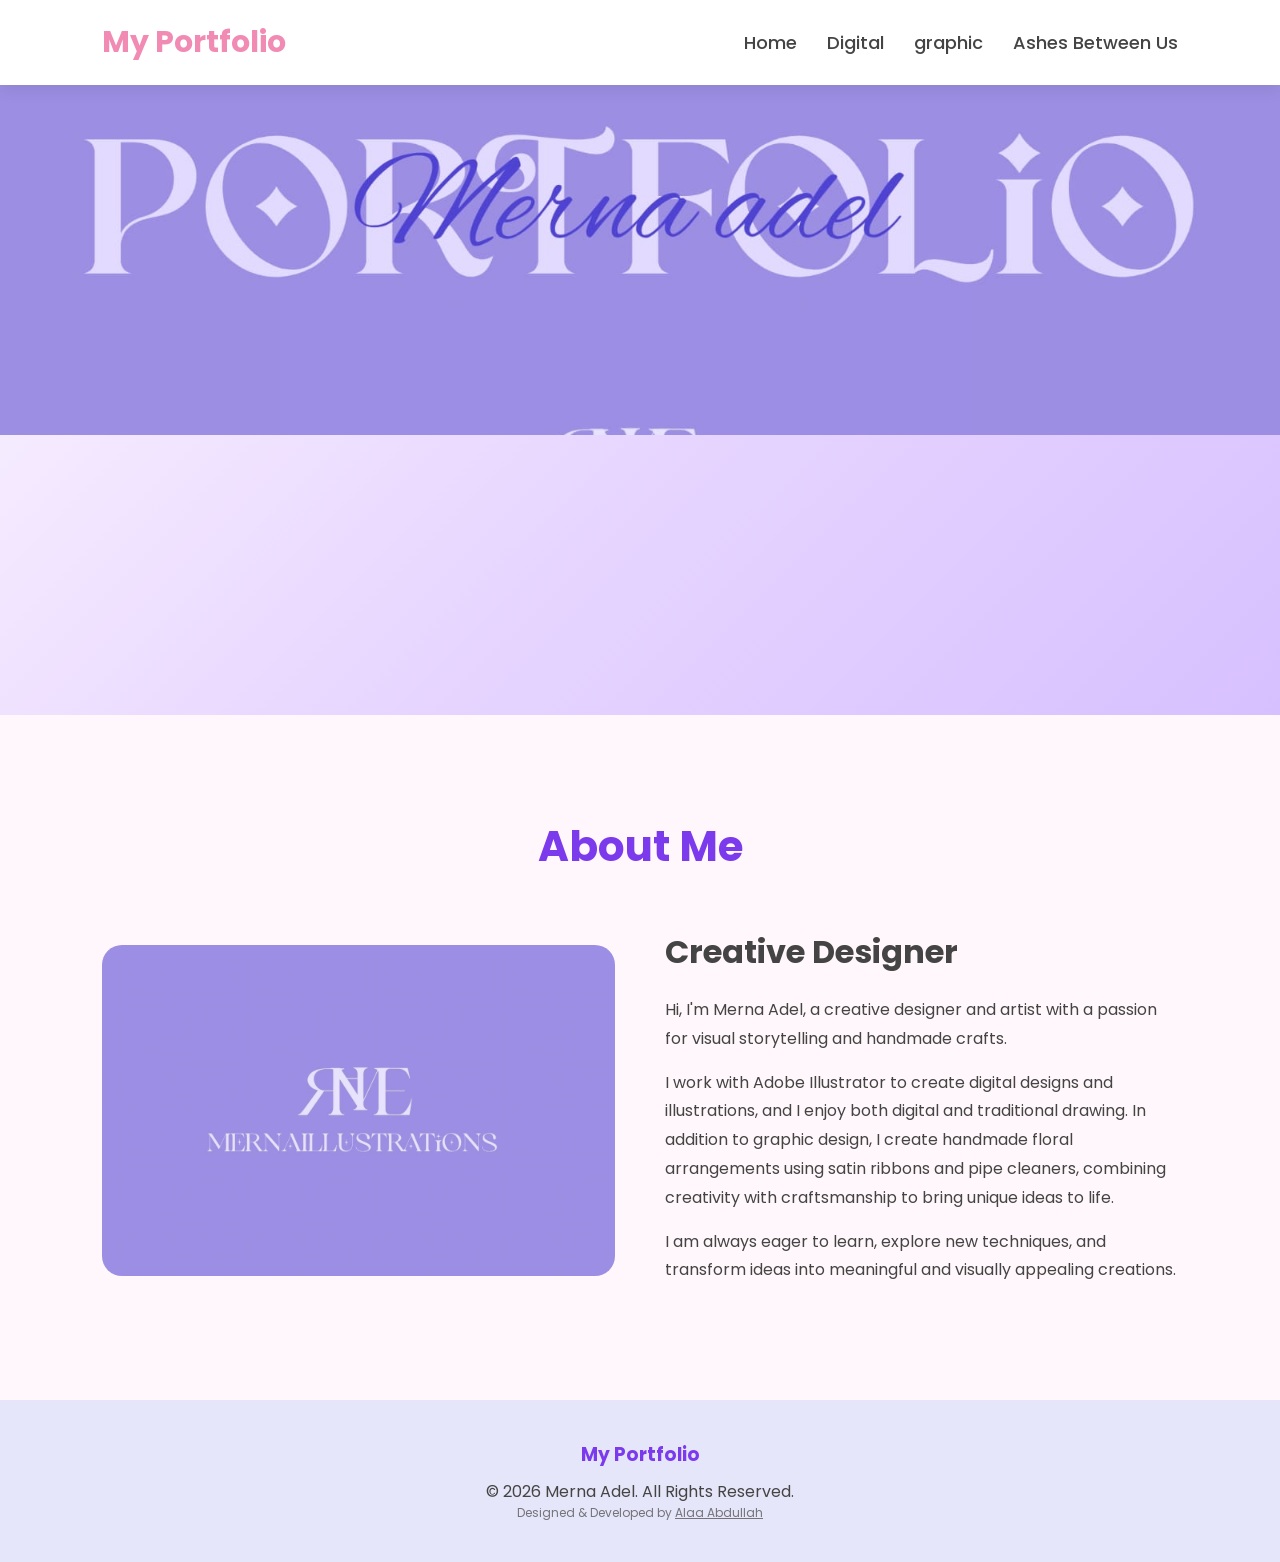
<file: index.html>
<!DOCTYPE html>
<html lang="en">
<head>
    <meta charset="UTF-8">
    <meta name="viewport" content="width=device-width, initial-scale=1.0">
    <title>Lavender Portfolio</title>

    <link rel="stylesheet" href="style.css" >
</head>
<body>


    <!-- Navbar -->
    <nav class="navbar">
        <div class="logo">My Portfolio</div>

        <ul class="nav-links">
            <li><a href="index.html">Home</a></li>
            <li><a href="digital.html">Digital</a></li>
            <li><a href="graphic.html">graphic</a></li>
            <li><a href="Ashes-Between-Us.html">Ashes Between Us</a></li>
            
        </ul>
    </nav>

    <!-- Hero Section -->
    <section class="hero">


        <div class="hero-content">
          <img src="img/portfolio.jpeg" alt="صورة رئيسية" class="hero-image">

            
        </div>

    </section>

    <!-- About Section -->
    <section class="about">

        <h2>About Me</h2>

        <div class="about-container">

            <div class="about-image">
                <img src="img/about.jpg" alt="About">
            </div>

            <div class="about-text">

                <h3>Creative Designer</h3>

                <p>
                    Hi, I'm Merna Adel, a creative designer and artist with a passion for visual storytelling and handmade crafts.

                </p>

                <p>
I work with Adobe Illustrator to create digital designs and illustrations, and I enjoy both digital and traditional drawing. In addition to graphic design, I create handmade floral arrangements using satin ribbons and pipe cleaners, combining creativity with craftsmanship to bring unique ideas to life.
                </p>

                <p>
                

I am always eager to learn, explore new techniques, and transform ideas into meaningful and visually appealing creations.
                </p>

            </div>

        </div>

    

    </section>

    <!-- Footer -->

    <footer>

        <h3>My Portfolio</h3>

       <p>© 2026 Merna Adel. All Rights Reserved.</p>
<p style="font-size: 12px; opacity: 0.7;">
   Designed & Developed by <a href="https://github.com/alaaabdullah037-jpg" target="_blank" style="text-decoration: underline; color: inherit;">Alaa Abdullah</a>
</p>
    </footer>

    <script src="digital.js"></script>

</body>
</html>
</file>
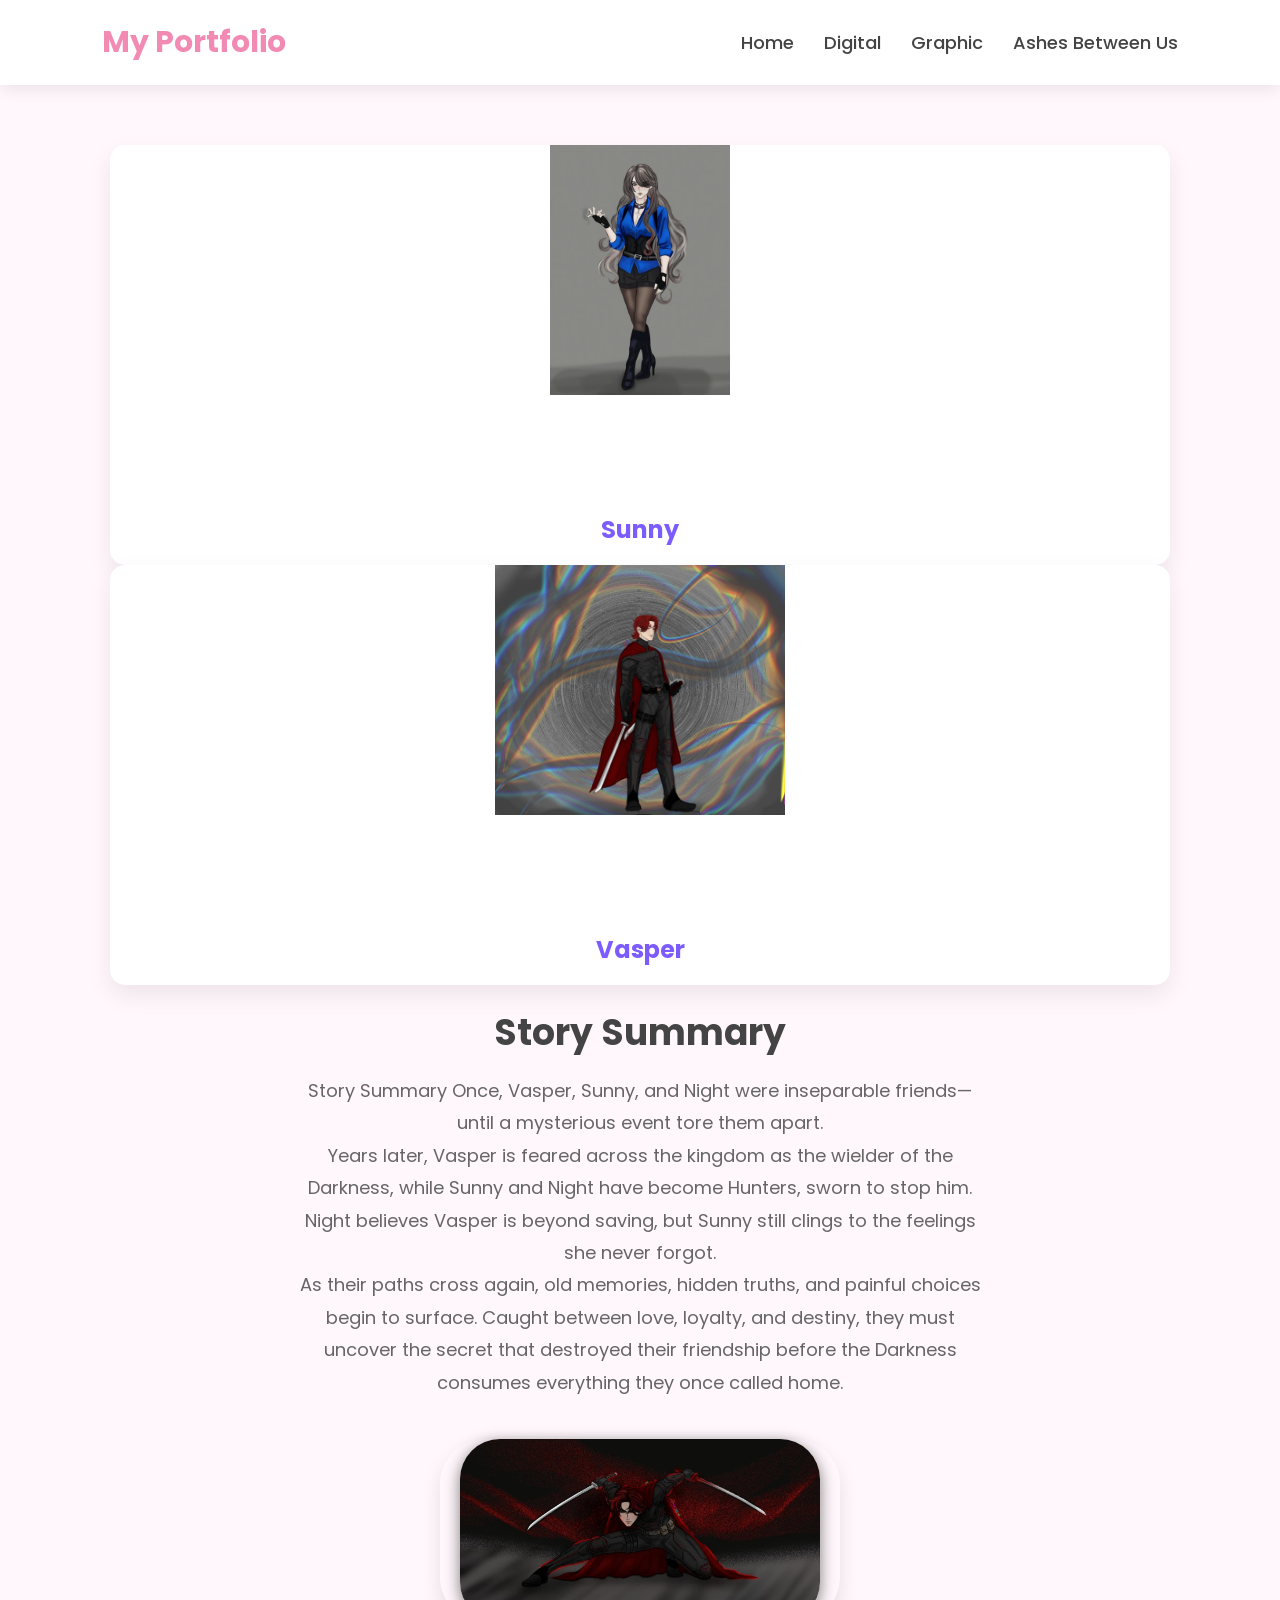
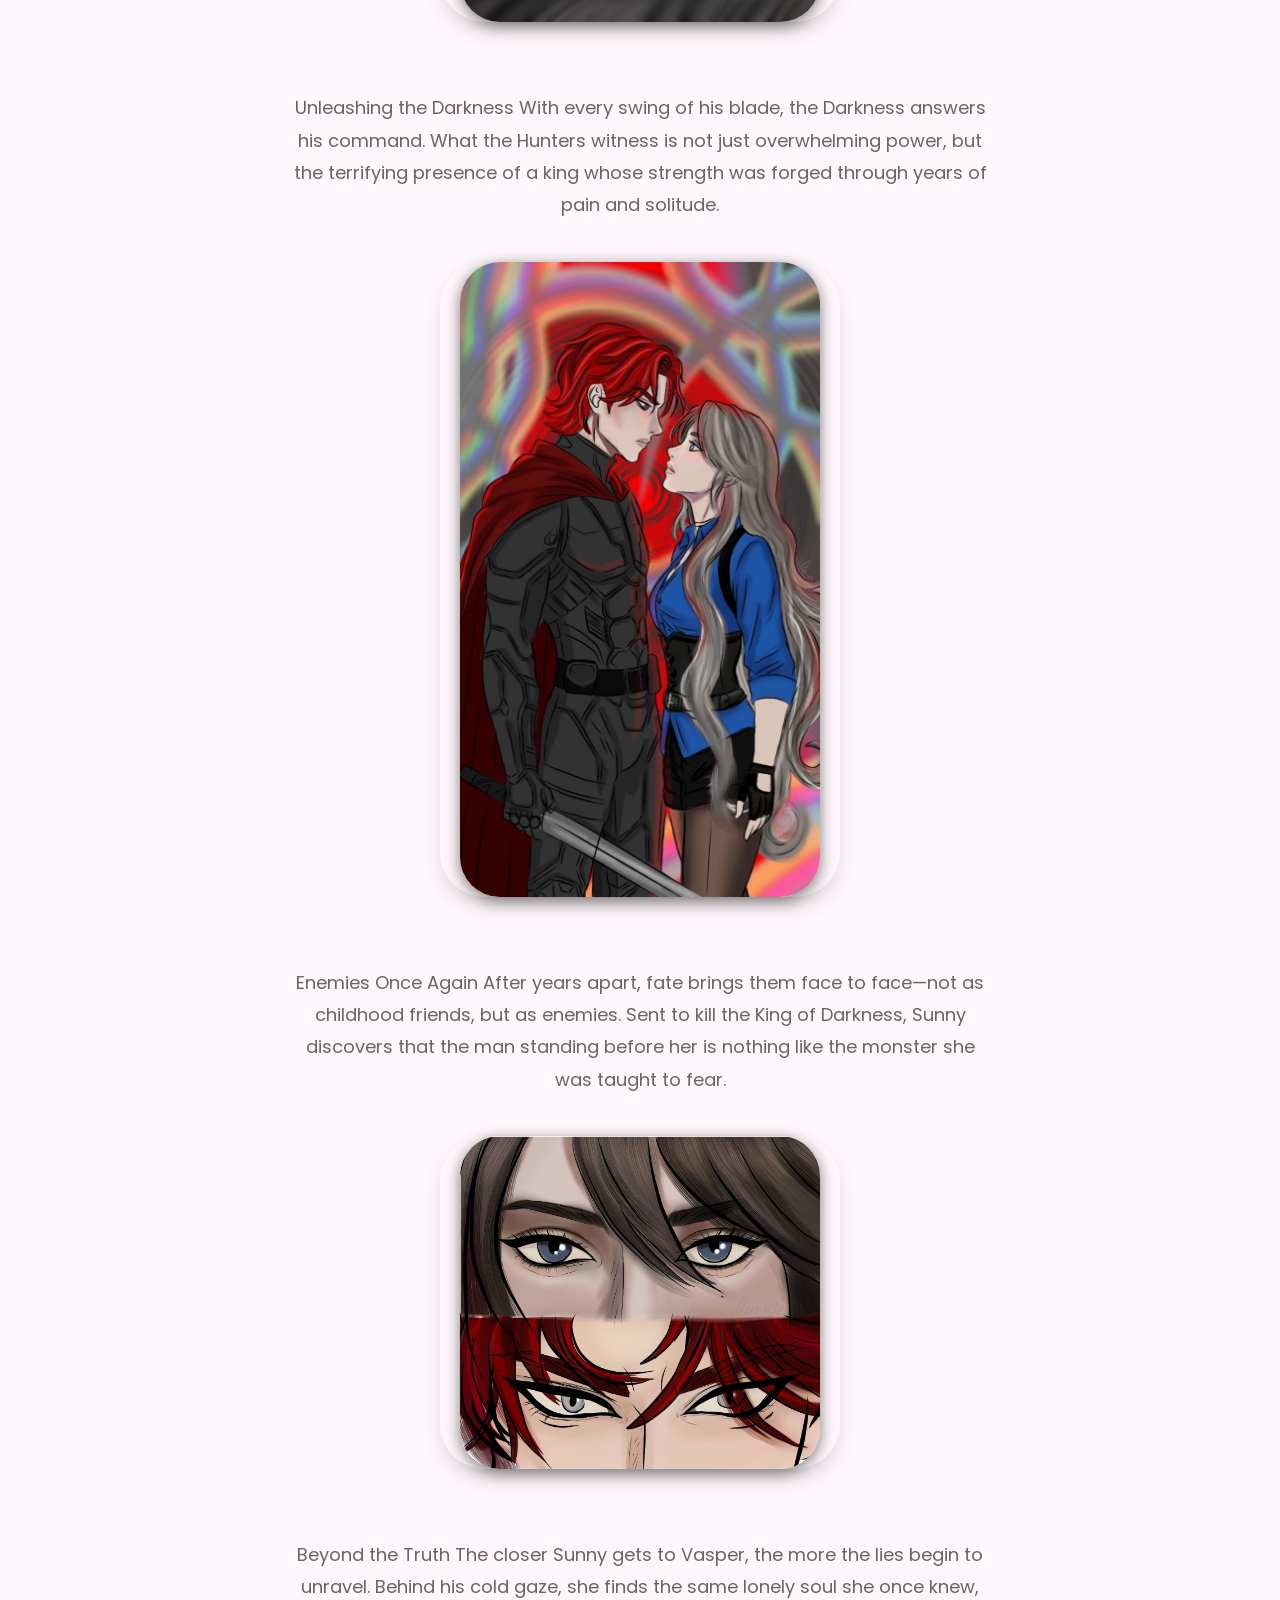
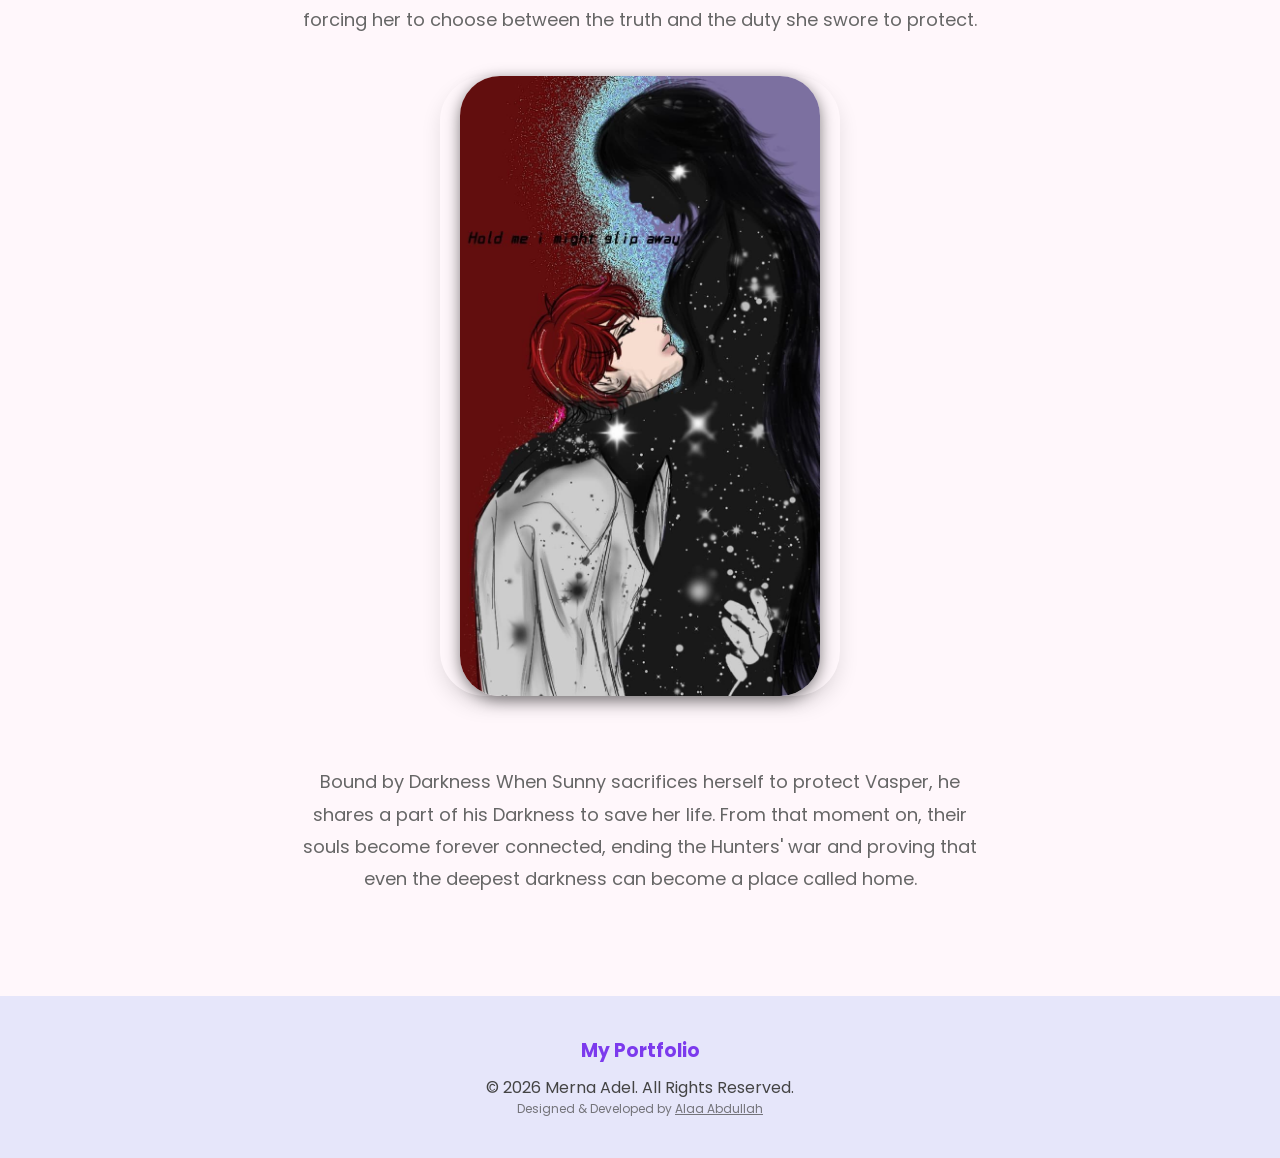
<file: Ashes-Between-Us.html>
<!DOCTYPE html>
<html lang="en">
<head>
<meta charset="UTF-8">
<meta name="viewport" content="width=device-width, initial-scale=1.0">
<title>Contact</title>

<link rel="stylesheet" href="style.css">
</head>
<body>

<nav class="navbar">

    <div class="logo">My Portfolio</div>

    <ul class="nav-links">
        <li><a href="index.html">Home</a></li>
        <li><a href="digital.html">Digital</a></li>
        <li><a href="graphic.html">Graphic</a></li>
        <li><a href="Ashes-Between-Us.html">Ashes Between Us</a></li>
        
    </ul>

</nav>



<section class="story">

    <!-- أول 3 صور -->
  
   

    <div class="card">
        <img src="img/sunny.jpg" alt="">
        <h3>Sunny</h3>
    </div>

    <div class="card">
        <img src="img/vasper.jpg" alt="">
        <h3>Vasper</h3>
    </div>

</div>

</div>

    <!-- أول جزء -->
    <div class="story-content">
        <h2>Story Summary</h2>
        <p>
            Story Summary

Once, Vasper, Sunny, and Night were inseparable friends—until a mysterious event tore them apart.
        </p>
        <p>

Years later, Vasper is feared across the kingdom as the wielder of the Darkness, while Sunny and Night have become Hunters, sworn to stop him. Night believes Vasper is beyond saving, but Sunny still clings to the feelings she never forgot.

        </p>

        <p>
As their paths cross again, old memories, hidden truths, and painful choices begin to surface. Caught between love, loyalty, and destiny, they must uncover the secret that destroyed their friendship before the Darkness consumes everything they once called home.</p>
    </div>






    <div class="story-image">
        <img src="img/sief.jpg" alt="">
    </div>

    <!-- الجزء الثاني -->
    <div class="story-content">
       
        <p>
            Unleashing the Darkness
With every swing of his blade, the Darkness answers his command. What the Hunters witness is not just overwhelming power, but the terrifying presence of a king whose strength was forged through years of pain and solitude.
        </p>    
</div>

<div class="story-image">
        <img src="img/two.jpg" alt="">
    </div>

    <!-- الجزء الثاني -->
    <div class="story-content">
       
        <p>
            Enemies Once Again
After years apart, fate brings them face to face—not as childhood friends, but as enemies. Sent to kill the King of Darkness, Sunny discovers that the man standing before her is nothing like the monster she was taught to fear.
        </p>
</div>



   <div class="story-image">
        <img src="img/eyes.jpg" alt="">
    </div>

    <!-- الجزء الثاني -->
    <div class="story-content">
<p>Beyond the Truth
The closer Sunny gets to Vasper, the more the lies begin to unravel. Behind his cold gaze, she finds the same lonely soul she once knew, forcing her to choose between the truth and the duty she swore to protect.
</p>
</div>






<div class="story-image">
        <img src="img/stares.jpg" alt="">
    </div>

    <!-- الجزء الثاني -->
    <div class="story-content">
        
        <p>Bound by Darkness
When Sunny sacrifices herself to protect Vasper, he shares a part of his Darkness to save her life. From that moment on, their souls become forever connected, ending the Hunters' war and proving that even the deepest darkness can become a place called home.
        </p>
    </div>



</section>


<footer>

        <h3>My Portfolio</h3>

       <p>© 2026 Merna Adel. All Rights Reserved.</p>
<p style="font-size: 12px; opacity: 0.7;">
   Designed & Developed by <a href="https://github.com/alaaabdullah037-jpg" target="_blank" style="text-decoration: underline; color: inherit;">Alaa Abdullah</a>
</p>
    </footer>

    <script src="digital.js"></script>


</body>
</html>
</file>
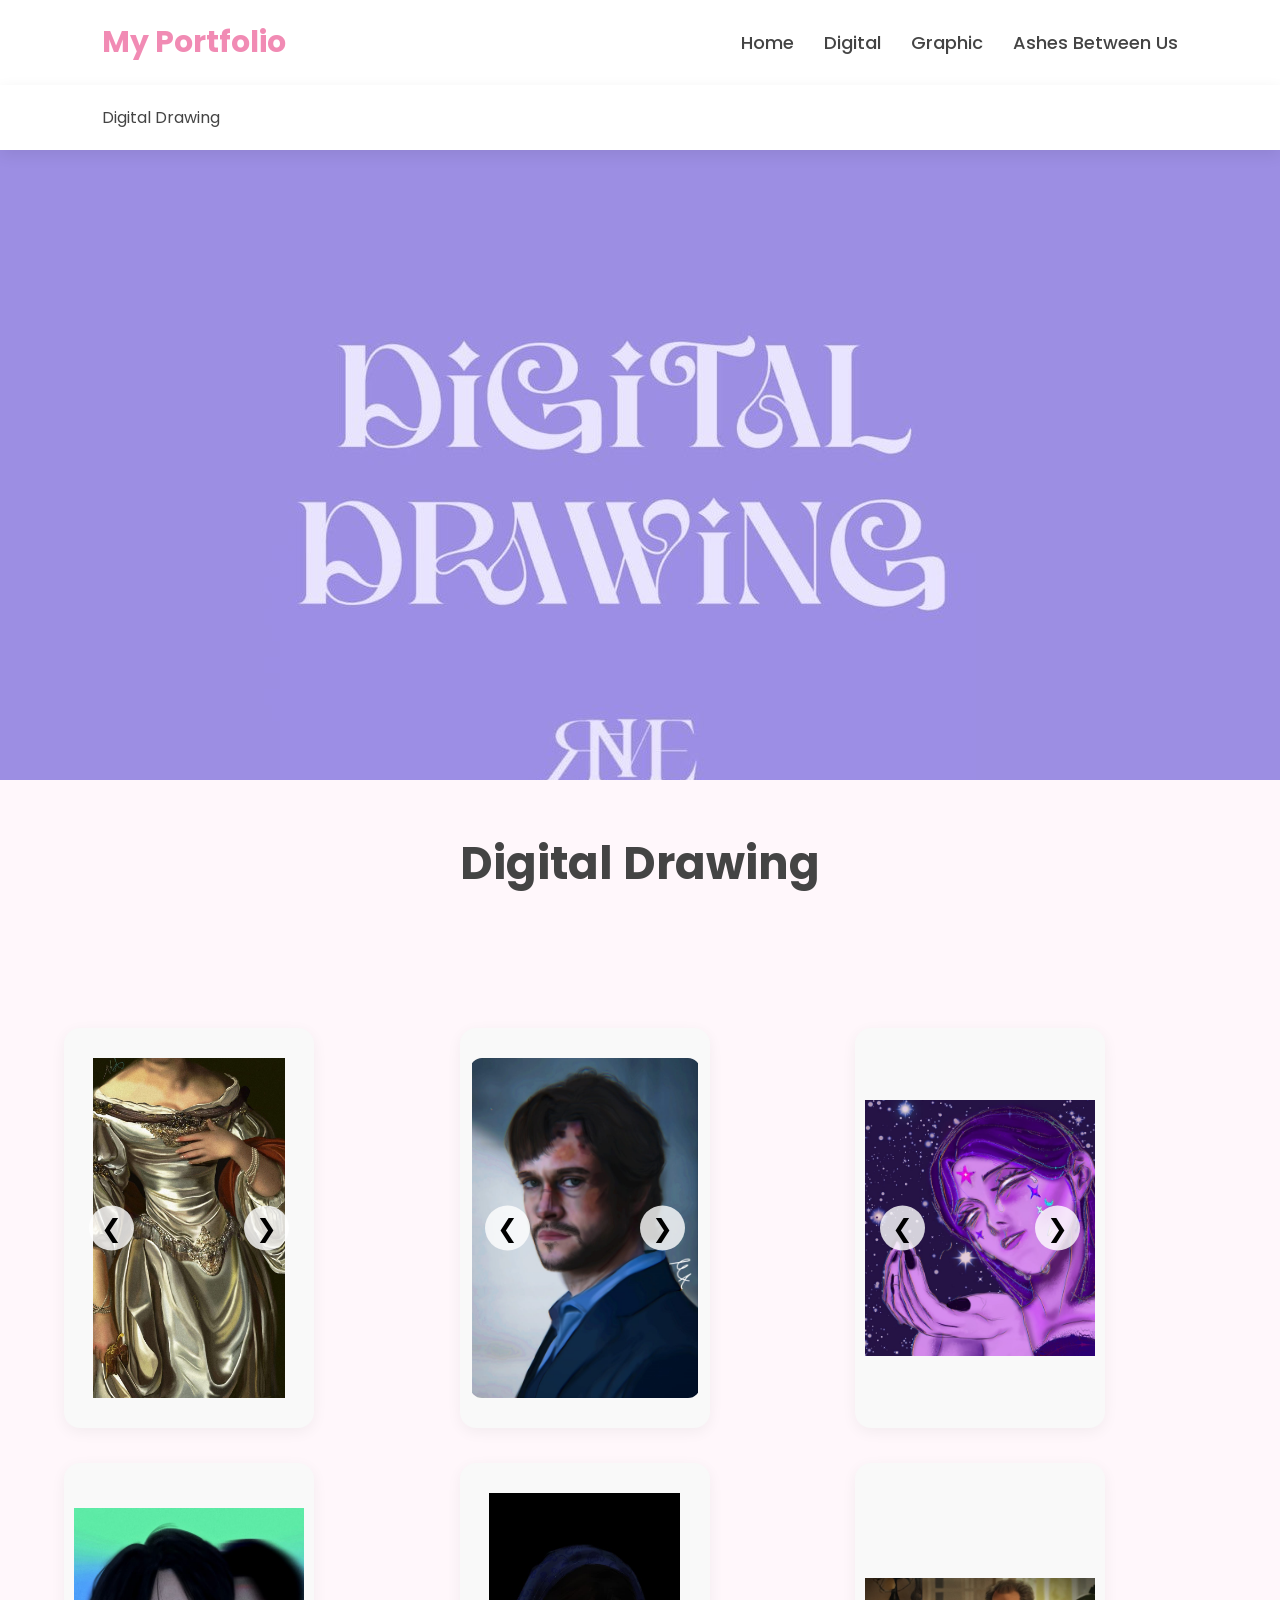
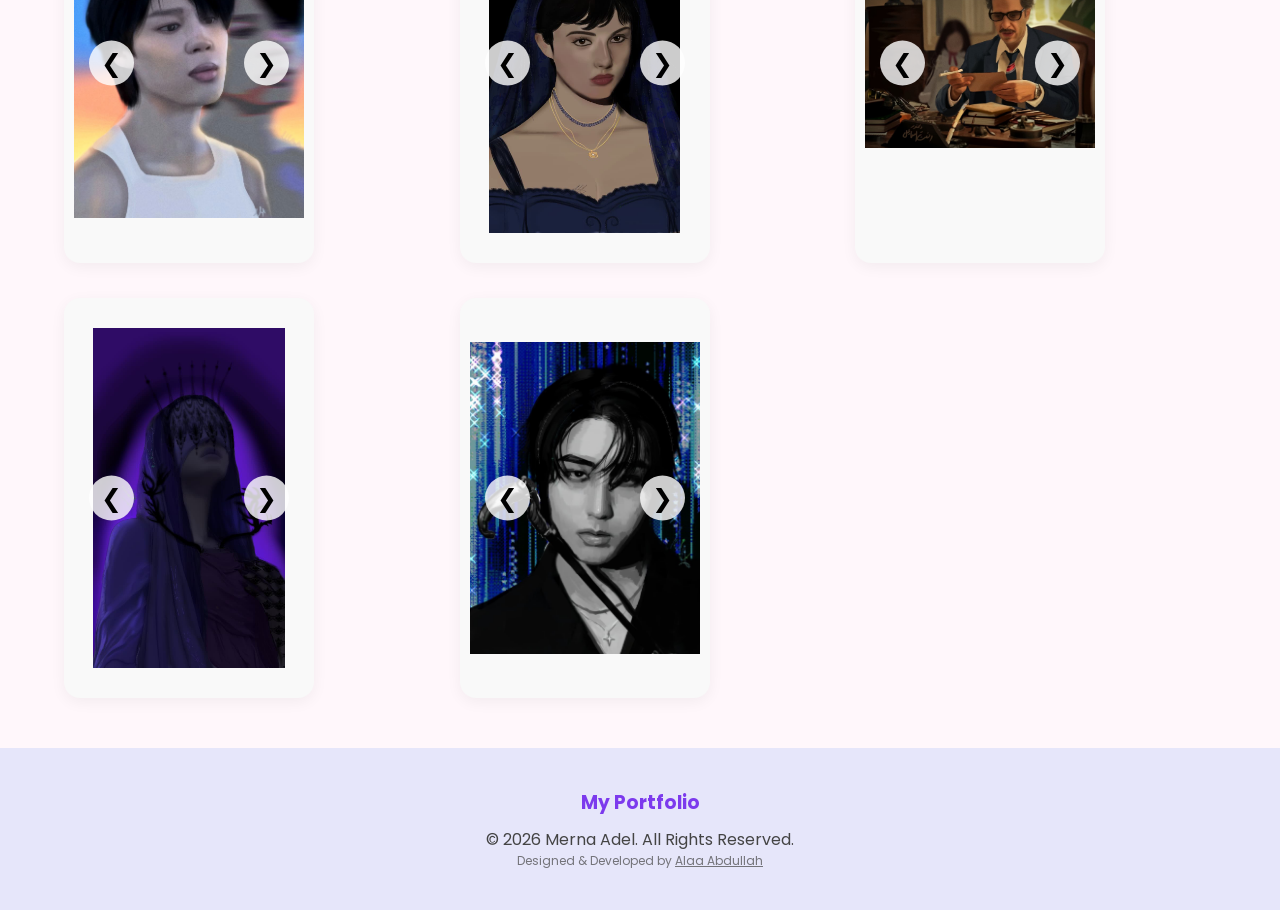
<file: digital.html>
<!DOCTYPE html>
<html lang="en">

<head>

    <meta charset="UTF-8">
    <meta name="viewport" content="width=device-width, initial-scale=1.0">

    <title>Products</title>

    <link rel="stylesheet" href="style.css">

</head>

<body>

    <nav class="navbar">

        <div class="logo">My Portfolio</div>

        <ul class="nav-links">

            <li><a href="index.html">Home</a></li>
            <li><a href="digital.html">Digital</a></li>
            <li><a href="graphic.html">Graphic</a></li>
            <li><a href="Ashes-Between-Us.html">Ashes Between Us</a></li>
            

        </ul>

    </nav>


<div class="navbar"> Digital Drawing </div>

<div class="hero-section">
    <img src="img/digital.jpg" class="hero-image" >
</div>

<div class="products-page">
    <h1>Digital Drawing</h1>
    </div>


    <section class="products-page">

       

        <div class="products-grid">

            <!-- Product 1 -->

            <div class="product-card">

                <div class="slider">

                    <button class="prev">&#10094;</button>

                    <img src="img/drees.jpg" class="slide active">

                    <img src="img/hand drees.jpg" class="slide">

                    <button class="next">&#10095;</button>

                </div>

            </div>

            <!-- Product 2 -->

            <div class="product-card">

                <div class="slider">

                    <button class="prev">&#10094;</button>

                    <img src="img/man1.jpeg" class="slide active">

                    <img src="img/man1 (3).jpeg" class="slide">


                    <button class="next">&#10095;</button>

                </div>

                

            </div>




            <!-- Product 3 -->

            <div class="product-card">

                <div class="slider">

                    <button class="prev">&#10094;</button>

                    <img src="img/avatar.jpg" class="slide active">

                    <img src="img/avatar2.jpg" class="slide">


                    <button class="next">&#10095;</button>

                </div>

                

            </div>


<!-- Product 4 -->

            <div class="product-card">

                <div class="slider">

                    <button class="prev">&#10094;</button>

                    <img src="img/bts.jpg" class="slide active">

                    <img src="img/bts2.jpg" class="slide">

                    <img src="img/bts3.jpg" class="slide">

                    <button class="next">&#10095;</button>

                </div>

                

            </div>


<!-- Product 5 -->

            <div class="product-card">

                <div class="slider">

                    <button class="prev">&#10094;</button>

                    <img src="img/girl.jpg" class="slide active">

                    <img src="img/girl2.jpg" class="slide">

                

                    <button class="next">&#10095;</button>

                </div>

                

            </div>

<!-- Product 6 -->

            <div class="product-card">

                <div class="slider">

                    <button class="prev">&#10094;</button>

                    <img src="img/da7.jpg" class="slide active">

                    <img src="img/da72.jpg" class="slide">

                    

                    <button class="next">&#10095;</button>

                </div>

                

            </div>


            <!-- Product 7 -->

            <div class="product-card">

                <div class="slider">

                    <button class="prev">&#10094;</button>

                    <img src="img/mov.jpg" class="slide active">

                    <img src="img/mov2.jpg" class="slide">

                    
                    <button class="next">&#10095;</button>

                </div>

                

            </div>



<!-- Product 8 -->

            <div class="product-card">

                <div class="slider">

                    <button class="prev">&#10094;</button>

                    <img src="img/bbb.jpg" class="slide active">

                    <img src="img/tttttt.jpg" class="slide">

                    <img src="img/sssss.jpg" class="slide">

                    <img src="img/pppp.jpg" class="slide">

                    <img src="img/cccc.jpg" class="slide">

                    <button class="next">&#10095;</button>

                </div>

                

            </div>




        </div>

    </section>

    <footer>

        <h3>My Portfolio</h3>

       <p>© 2026 Merna Adel. All Rights Reserved.</p>
<p style="font-size: 12px; opacity: 0.7;">
   Designed & Developed by <a href="https://github.com/alaaabdullah037-jpg" target="_blank" style="text-decoration: underline; color: inherit;">Alaa Abdullah</a>
</p>
    </footer>

    <script src="digital.js"></script>


</body>

</html>
</file>
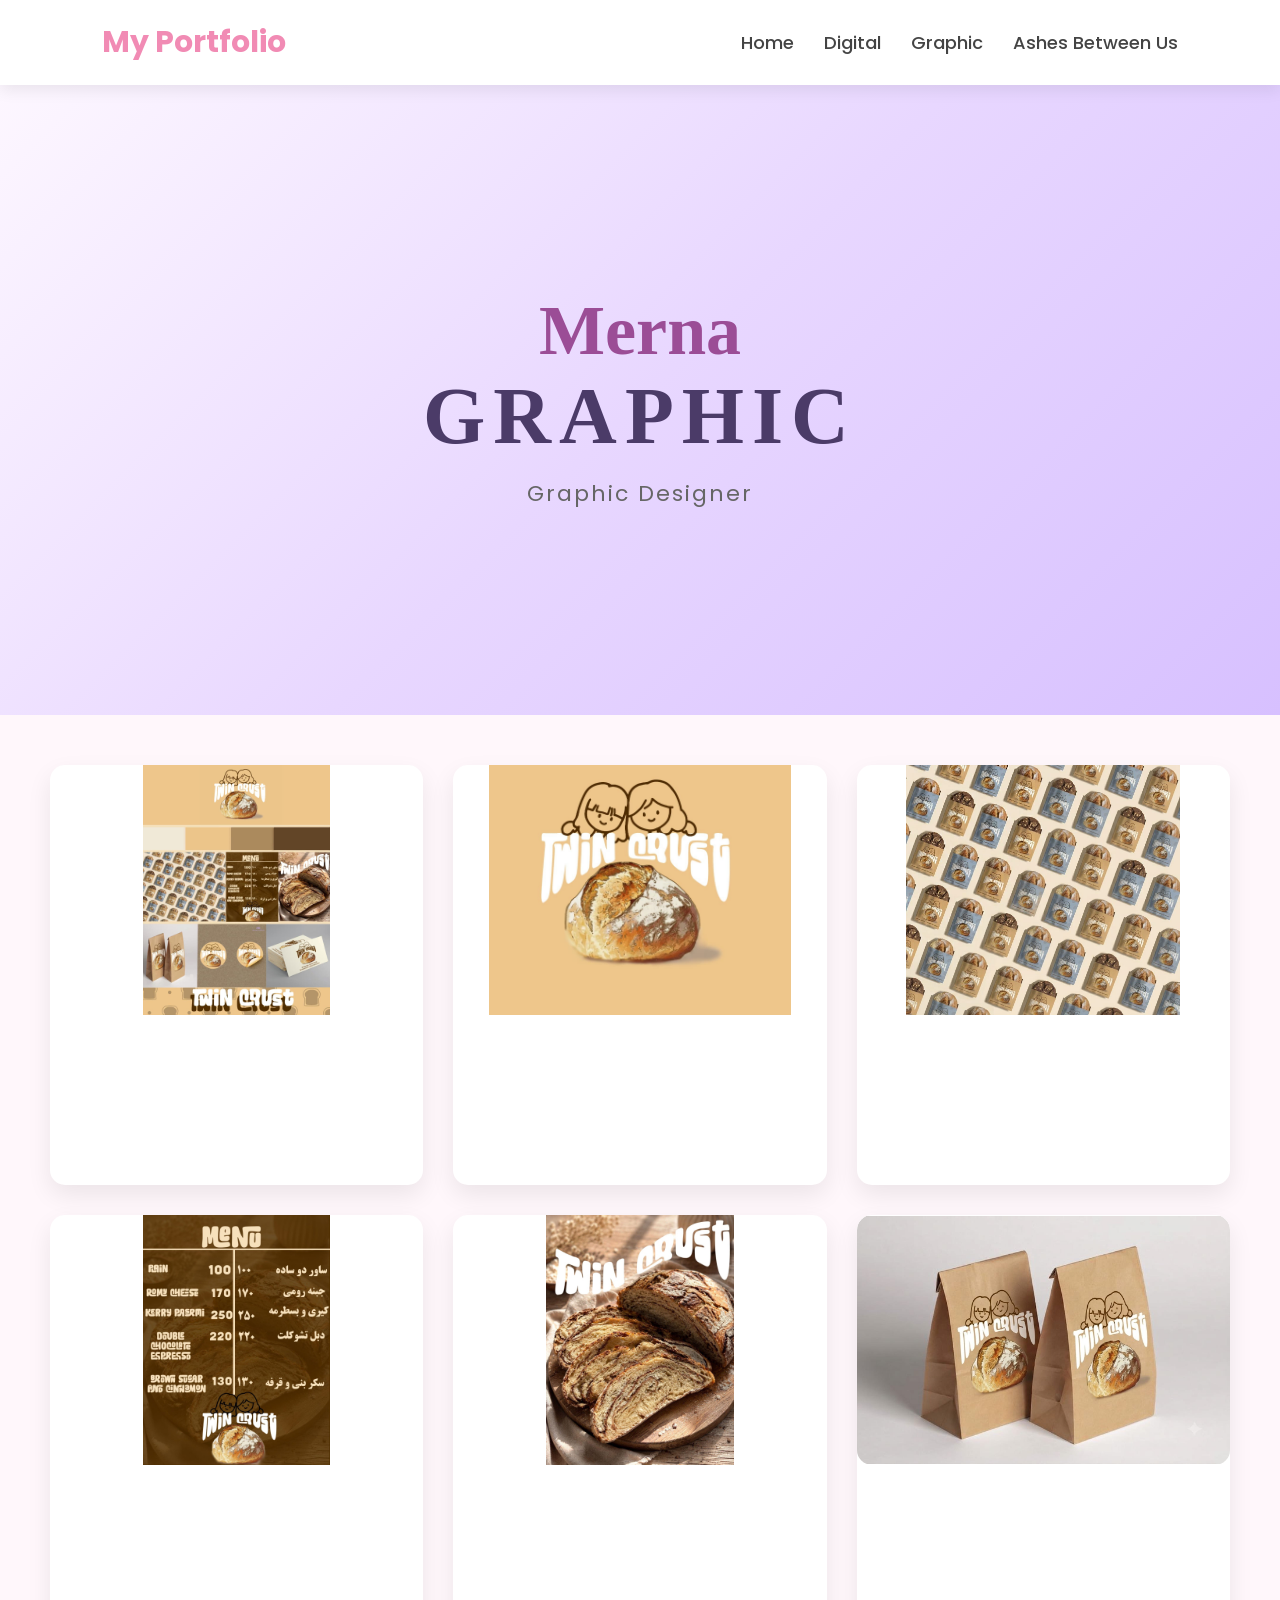
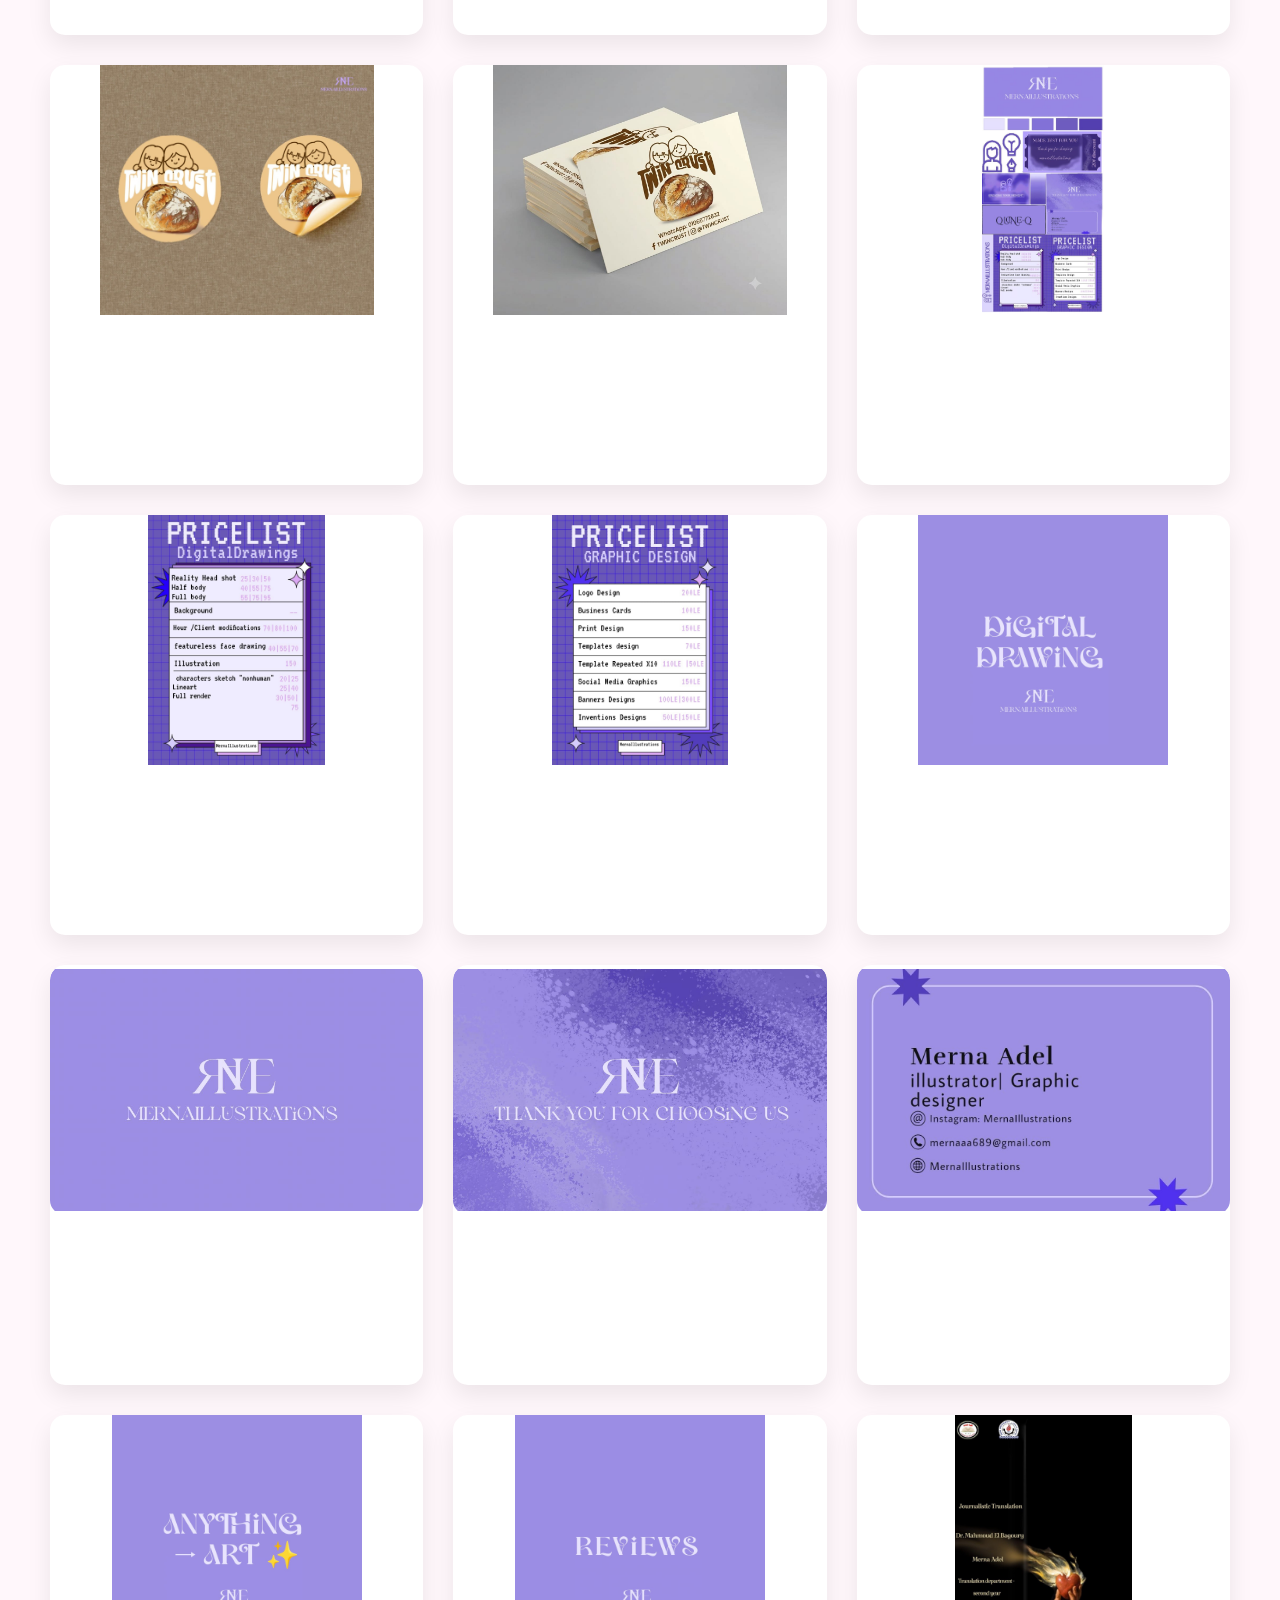
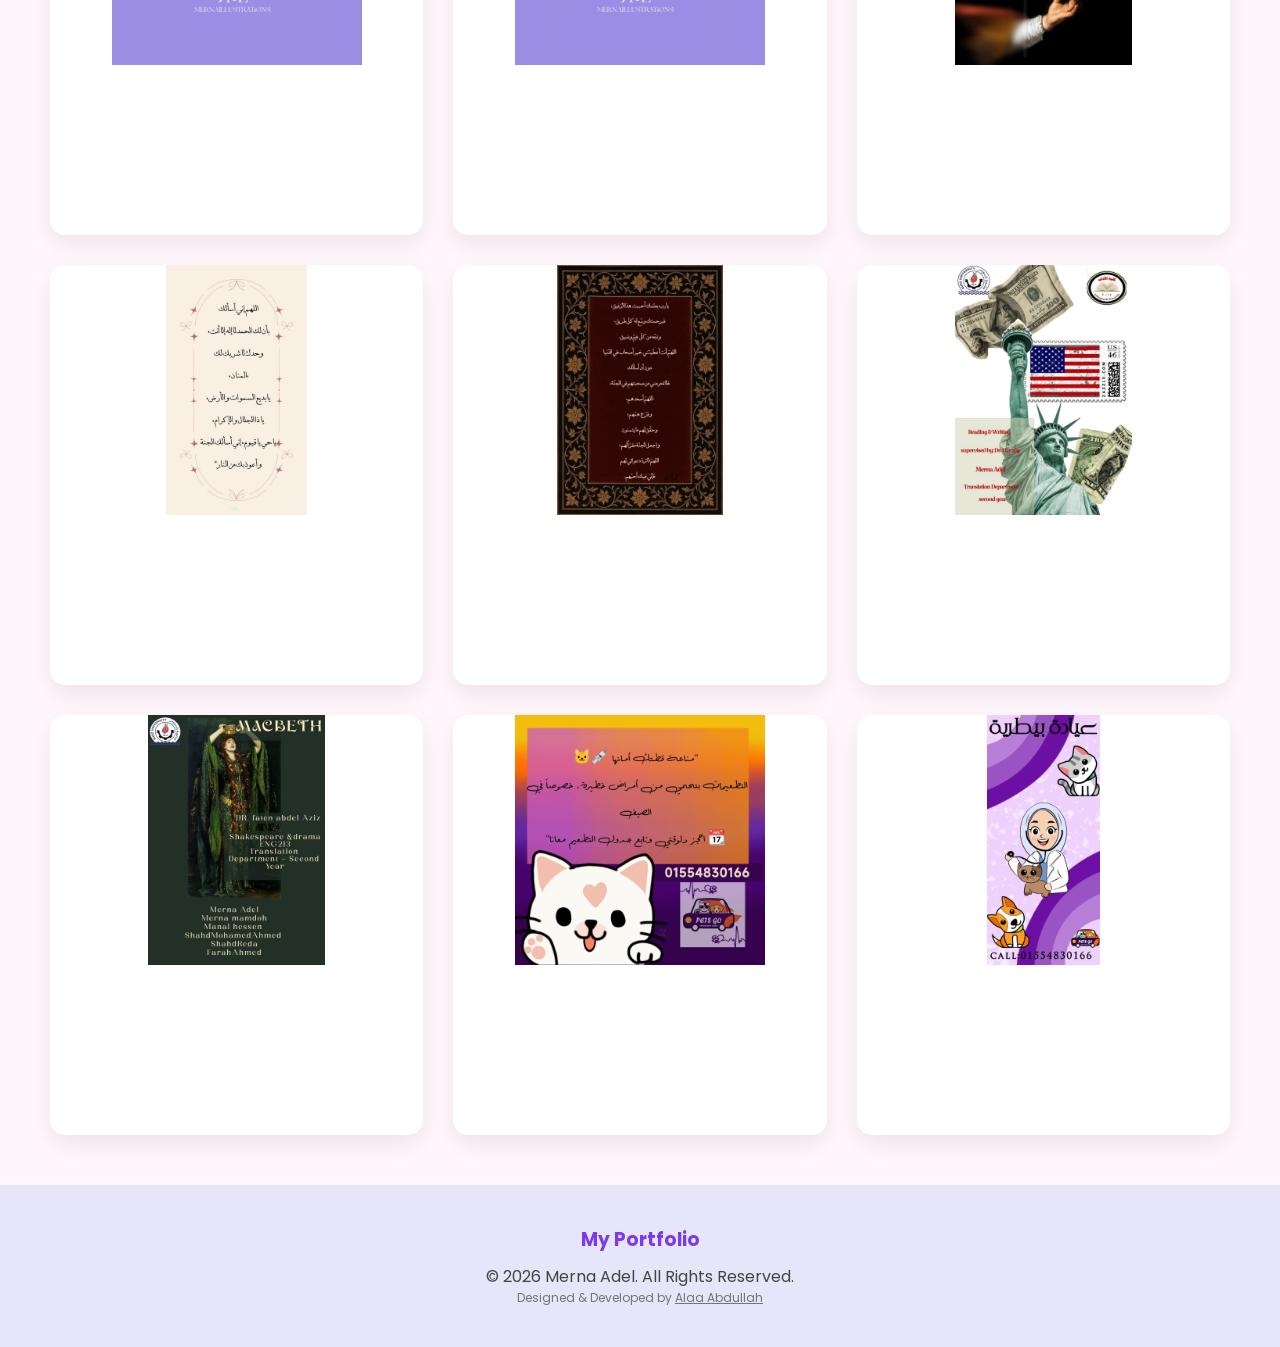
<file: graphic.html>
<!DOCTYPE html>
<html lang="en">

<head>

    <meta charset="UTF-8">
    <meta name="viewport" content="width=device-width, initial-scale=1.0">

    <title>Products</title>

    <link rel="stylesheet" href="style.css">

</head>

<body>

    <nav class="navbar">

        <div class="logo">My Portfolio</div>

        <ul class="nav-links">

            <li><a href="index.html">Home</a></li>
            <li><a href="digital.html">Digital</a></li>
            <li><a href="graphic.html">Graphic</a></li>
            <li><a href="Ashes-Between-Us.html">Ashes Between Us</a></li>
            

        </ul>

    </nav>


<section class="hero">
    <h1 class="name">Merna</h1>
    <h2 class="title"> Graphic</h2>
    <p class="subtitle">
Graphic Designer
    </p>
</section>

<section class="gallery">

    <div class="card">
        <img src="img/all-itmes.jpg">
    </div>

    <div class="card">
        <img src="img/logo.jpg">
    </div>

    <div class="card">
        <img src="img/kter.jpg">
    </div>

    <div class="card">
        <img src="img/price.jpg">
    </div>

    <div class="card">
        <img src="img/product.jpg">
    </div>

    <div class="card">
        <img src="img/baktg.jpg">
    </div>

    <div class="card">
        <img src="img/sticker.jpg">
    </div>

    <div class="card">
        <img src="img/card.jpg">
    </div>

    
    <div class="card">
        <img src="img/all-items2.jpg">
    </div>

    <div class="card">
        <img src="img/price art.jpg">
    </div>

    <div class="card">
        <img src="img/price art2.jpg">
    </div>

    <div class="card">
        <img src="img/digital.jpg">
    </div>


<div class="card">
        <img src="img/about.jpg">
    </div>

    <div class="card">
        <img src="img/thanks.jpg">
    </div>

    <div class="card">
        <img src="img/sochial.jpg">
    </div>

    <div class="card">
        <img src="img/anything art.jpg">
    </div>

    <div class="card">
        <img src="img/reviews.jpg">
    </div>

    <div class="card">
        <img src="img/black.jpg">
    </div>

    <div class="card">
        <img src="img/doaa.jpg">
    </div>

    <div class="card">
        <img src="img/doaa2.jpg">
    </div>

    <div class="card">
        <img src="img/usa.jpg">
    </div>

    <div class="card">
        <img src="img/un.jpg">
    </div>

    

    <div class="card">
        <img src="img/pragraph.jpg">
    </div>

    <div class="card">
        <img src="img/pet.jpg">
    </div>

</section>

<footer>

        <h3>My Portfolio</h3>

       <p>© 2026 Merna Adel. All Rights Reserved.</p>
<p style="font-size: 12px; opacity: 0.7;">
   Designed & Developed by <a href="https://github.com/alaaabdullah037-jpg" target="_blank" style="text-decoration: underline; color: inherit;">Alaa Abdullah</a>
</p>
    </footer>

    <script src="digital.js"></script>


</body>
</html>
</file>
<file: style.css>
/* Google Font */
@import url('https://fonts.googleapis.com/css2?family=Poppins:wght@300;400;500;600;700&display=swap');

*{
    margin:0;
    padding:0;
    box-sizing:border-box;
    font-family:'Poppins',sans-serif;
}

body{
    background:#fff;
    color:#444;
}

/* Navbar */

.navbar{
    display:flex;
    justify-content:space-between;
    align-items:center;
    padding:20px 8%;
    background:#E6E6FA;
    position:sticky;
    top:0;
    z-index:1000;
}

.logo{
    font-size:28px;
    font-weight:700;
    color:#8b5cf6;
}

.nav-links{
    display:flex;
    list-style:none;
    gap:25px;
}

.nav-links a{
    text-decoration:none;
    color:#555;
    font-weight:500;
    transition:.3s;
}

.nav-links a:hover{
    color:#c026d3;
}

/* Hero */

.hero{
    min-height:90vh;
    display:flex;
    justify-content:center;
    align-items:center;
    text-align:center;
    background:linear-gradient(
    135deg,
    #E6E6FA,
    #FBCFE8
    );
    padding:40px;
}

.hero-content h1{
    font-size:60px;
    margin-bottom:20px;
    color:#7c3aed;
}

.hero-content p{
    font-size:20px;
    max-width:700px;
    margin:auto;
    line-height:1.8;
}

.hero-btn{
    display:inline-block;
    margin-top:30px;
    padding:15px 35px;
    background:#d8b4fe;
    color:white;
    text-decoration:none;
    border-radius:30px;
    transition:.3s;
}

.hero-btn:hover{
    transform:translateY(-4px);
}
.hero{
   
    width: 100%;
    height: 400px;   /* أو 400px حسب ما تحبي */
    min-height: 300px;
    background-image: url("img/portfolio.jpeg");
    background-size: cover;
    background-position: center;
    background-repeat: no-repeat;
    display:flex;
    justify-content: center;
    align-items: center;
    text-align: center;
    position: relative;
}

.hero img {
    width: 100%;
    height: 350px;
    object-fit:cover ;
    position: absolute;
    top: 0;
    left: 0;
    z-index: 1;
}


/* About */

.about{
    padding:100px 8%;
}

.about h2{
    text-align:center;
    font-size:42px;
    color:#7c3aed;
    margin-bottom:50px;
}

.about-container{
    display:flex;
    align-items:center;
    gap:50px;
    flex-wrap:wrap;
}

.about-image{
    flex:1;
}

.about-image img{
    width:100%;
    border-radius:20px;
}

.about-text{
    flex:1;
}

.about-text h3{
    font-size:32px;
    margin-bottom:20px;
}

.about-text p{
    margin-bottom:15px;
    line-height:1.8;
}

/* Featured */

.featured{
    padding:100px 8%;
    background:#faf5ff;
}

.featured h2{
    text-align:center;
    margin-bottom:50px;
    font-size:42px;
    color:#7c3aed;
}

.featured-cards{
    display:grid;
    grid-template-columns:
    repeat(auto-fit,minmax(280px,1fr));
    gap:30px;
}

.card{
    background:white;
    border-radius:20px;
    overflow:hidden;
    box-shadow:0 5px 20px rgba(0,0,0,.1);
    transition:.3s;
}

.card:hover{
    transform:translateY(-8px);
}

.card img{
    width:100%;
    height:260px;
    object-fit:cover;
}

.card h3{
    padding:15px;
    color:#7c3aed;
}

.card p{
    padding:0 15px 20px;
}

/* Footer */

footer{
    background:#E6E6FA;
    text-align:center;
    padding:40px;
}

footer h3{
    color:#7c3aed;
    margin-bottom:10px;
}

/* Responsive */

@media(max-width:768px){

    .navbar{
        flex-direction:column;
        gap:15px;
    }

    .nav-links{
        flex-wrap:wrap;
        justify-content:center;
    }

    .hero-content h1{
        font-size:40px;
    }

    .about-container{
        flex-direction:column;
    }

}

.about-image{
    flex:1;
}

.about-image img{
    width:100%;
    border-radius:20px;
}

.about-text{
    flex:1;
}

.about-text h3{
    font-size:32px;
    margin-bottom:20px;
}

.about-text p{
    margin-bottom:15px;
    line-height:1.8;
}

/* Featured */

.featured{
    padding:100px 8%;
    background:#faf5ff;
}

.featured h2{
    text-align:center;
    margin-bottom:50px;
    font-size:42px;
    color:#7c3aed;
}

.featured-cards{
    display:grid;
    grid-template-columns:
    repeat(auto-fit,minmax(280px,1fr));
    gap:30px;
}

.card{
    background:white;
    border-radius:20px;
    overflow:hidden;
    box-shadow:0 5px 20px rgba(0,0,0,.1);
    transition:.3s;
    min-height: 420px;
    display: flex;
    flex-direction: column;
    justify-content: space-between;
}

.card:hover{
    transform:translateY(-8px);
}

.card img{
    width:100%;
    height:260px;
    object-fit:cover;
}

.card h3{
    padding:15px;
    color:#7c3aed;
}

.card p{
    padding:0 15px 20px;
}

/* Footer */

footer{
    background:#E6E6FA;
    text-align:center;
    padding:40px;
}

footer h3{
    color:#7c3aed;
    margin-bottom:10px;
}

/* Responsive */

@media(max-width:768px){

    .navbar{
        flex-direction:column;
        gap:15px;
    }

    .nav-links{
        flex-wrap:wrap;
        justify-content:center;
    }

    .hero-content h1{
        font-size:40px;
    }

    .about-container{
        flex-direction:column;
    }

}


/* ضبط الموبايل وحذف الفراغات البشعة */
@media (max-width: 480px) {
    
    /* 1. نصغر عرض الكارد ونخليه يلم الطول الزيادة */
    .card {
        max-width: 280px !important; /* يمنع الكارد إنه يعرض بزيادة */
        height: auto !important;     /* يخلي الطول يتحدد على قد المحتوى بالظبط */
        min-height: unset !important; /* يلغي أي طول أدنى قديم */
        margin: 0 auto 25px auto !important; /* يوسط الكارد في نص الشاشة */
        padding-bottom: 10px !important; /* مسافة صغيرة جداً تحت */
    }

    /* 2. نتحكم في حجم الصور جوه السلايدر */
    .card img {
        width: 100% !important;
        height: 320px !important; /* طول مناسب جداً يظهر الرسمة العمودية كاملة */
        object-fit: contain !important; /* يحافظ على أبعاد الرسمة كاملة بدون أي قص */
        background-color: #fcfcfc; /* لون خلفية خفيف لو فيه فروقات بسيطة */
    }
    
    /* 3. اختياري: تصغير حجم الأسهم شوية عشان تليق مع الموبايل */
    .card .swiper-button-next, 
    .card .swiper-button-prev,
    .card .slider-btn { /* حطي كلاس السهم بتاعك هنا لو الحجم كبير */
        transform: scale(0.8); 
    }
}



@media(max-width:768px){

    .hero{
        height: 80vh;
        padding: 20px;
    }

    .hero-content h1{
        font-size: 32px;
    }

    .hero-content p{
        font-size: 16px;
    }
}















.products-page{
    padding:80px 8%;
}

.products-page h1{
    text-align:center;
    margin-bottom:30px;
    color:#7c3aed;
}

.search-bar{
    width:100%;
    max-width:500px;
    display:block;
    margin:0 auto 40px;
    padding:15px;
    border:none;
    border-radius:30px;
    background:#f3e8ff;
    font-size:16px;
}

.products-grid{
    display:grid;
    grid-template-columns:
    repeat(auto-fit,minmax(300px,1fr));
    gap:30px;
}














.contact-page{
    padding:100px 8%;
}

.contact-page h1{
    text-align:center;
    color:#7c3aed;
    margin-bottom:40px;
}

.contact-form{
    max-width:700px;
    margin:auto;
    display:flex;
    flex-direction:column;
    gap:20px;
}

.contact-form input,
.contact-form textarea{
    padding:15px;
    border:none;
    border-radius:15px;
    background:#f3e8ff;
    font-size:16px;
}

.contact-form button{
    padding:15px;
    border:none;
    border-radius:15px;
    background:#d8b4fe;
    color:white;
    cursor:pointer;
    font-size:18px;
}

.contact-form button:hover{
    opacity:.9;
}







*{
    margin:0;
    padding:0;
    box-sizing:border-box;
    font-family:'Poppins',sans-serif;
}

body{

    background:#fff7fb;

}

/*================== NAVBAR ==================*/

.navbar{

    display:flex;
    justify-content:space-between;
    align-items:center;

    padding:20px 8%;

    background:white;

    box-shadow:0 5px 15px rgba(0,0,0,.08);

    position:sticky;

    top:0;

    z-index:1000;

}

.logo{

    font-size:30px;

    font-weight:bold;

    color:#f18bb4;

}

.nav-links{

    display:flex;

    list-style:none;

    gap:30px;

}

.nav-links a{

    text-decoration:none;

    color:#444;

    font-size:18px;

    transition:.3s;

}

.nav-links a:hover{

    color:#f18bb4;

}









/*================== PAGE ==================*/


/*================== HERO SECTION ==================*/

.hero-section {
    width: 100%;
    height: 70vh; 
    overflow: hidden; 
    position: relative;
    display: flex;
    justify-content: center;
    align-items: center;
}

.hero-image {
    width: 100%;
    height: 100% ;
    object-fit: cover; 
    display: block;
}

.products-page{

    width:90%;

    margin:auto;

    padding:50px 0;

}

.products-page h1{

    text-align:center;

    font-size:45px;

    color:#444;

    margin-bottom:30px;

}

/*================== SEARCH ==================*/

.search-bar{

    width:100%;

    max-width:500px;

    display:block;

    margin:0 auto 50px;

    padding:15px 20px;

    border:none;

    border-radius:30px;

    background:white;

    box-shadow:0 5px 15px rgba(0,0,0,.08);

    outline:none;

    font-size:17px;

}

/*================== PRODUCTS ==================*/

.products-grid{

    display:grid;

    grid-template-columns:repeat(auto-fit,minmax(320px,1fr));

    gap:35px;

}

/*================== CARD ==================*/

.product-card{

    background:white;

    border-radius:25px;

    overflow:hidden;

    box-shadow:0 10px 25px rgba(0,0,0,.08);

    transition:.4s;
    width: 250px;
    height: 400px;

}

.product-card:hover{

    transform:translateY(-10px);

}

/*================== SLIDER ==================*/

.slider{

    position:relative;

    display: flex;



    width:100%;

    height:340px;

    overflow:hidden;

}

.slide{

    width:100%;

    height:340px;

    object-fit:contain;

    display:none;

}

.slide.active{

    display:block;

}

/*================== ARROWS ==================*/

.prev,

.next{

    position:absolute;

    top:50%;

    transform:translateY(-50%);

    width:45px;

    height:45px;

    border:none;

    border-radius:50%;

    background:rgba(255,255,255,.8);

    cursor:pointer;

    font-size:25px;

    transition:.3s;

    z-index:10;

}

.prev{

    left:15px;

}

.next{

    right:15px;

}

.prev:hover,

.next:hover{

    background:#f18bb4;

    color:white;

}

/*================== TEXT ==================*/

.product-card h3{

    text-align:center;

    margin-top:25px;

    color:#444;

    font-size:28px;

}

.product-card p{

    text-align:center;

    padding:15px 25px;

    color:#888;

    line-height:1.7;

    font-size:15px;

}





/* الحاوية أو الكارت الخاص بالصورة */
.product-card {
    background-color: #f9f9f9; /* خلفية هادئة وقريبة من الأبيض */
    border-radius: 16px;       /* حواف ناعمة جداً للكارت */
    box-shadow: 0 4px 15px rgba(0, 0, 0, 0.05); /* ظل خفيف وغير مزعج يعطي عمق احترافي */
    padding: 10px;             /* مسافة داخلية صغيرة لحماية أبعاد الصورة */
    display: flex;
    justify-content: center;
    align-items: center;
    overflow: hidden;          /* يضمن عدم خروج أي شيء عن الحواف الناعمة */
}

/* تنسيق الصورة نفسها بداخل الكارت */
.product-card img {
    width: 100%;
    height: auto;
    max-height: 400px;         /* يمكنك التحكم في أقصى ارتفاع مناسب لتصميمك */
    object-fit: contain;       /* السحر هنا: يعرض الصورة كاملة تماماً بدون أي قص */
    border-radius: 12px;       /* يعطي حواف ناعمة للصورة نفسها لتتماشى مع الكارت */
    transition: transform 0.3s ease; /* تأثير ناعم عند مرور الماوس */
}

/* حركة احترافية تفاعلية عند مرور الماوس (Hover) */
.product-card:hover img {
    transform: scale(1.02);    /* تكبير بسيط جداً يعطي إيحاء بالفخامة */
}
/*================== BUTTON ==================*/

.buy-btn{

    display:block;

    margin:20px auto 30px;

    padding:13px 35px;

    border:none;

    background:#f5b5c6;

    color:white;

    border-radius:30px;

    cursor:pointer;

    transition:.3s;

}

.buy-btn:hover{

    background:#ec7fa7;

    transform:scale(1.05);

}

/*================== RESPONSIVE ==================*/

@media(max-width:768px){

.navbar{

    flex-direction:column;

    gap:20px;

}

.nav-links{

    flex-wrap:wrap;

    justify-content:center;

    gap:15px;

}

.products-page h1{

    font-size:35px;

}

.slider{

    height:280px;

}

.slide{

    height:280px;

}

}










/*================== graphic ==================*/

.hero{
    width:100%;
    height:70vh;
    display:flex;
    flex-direction:column;
    justify-content:center;
    align-items:center;
    background:linear-gradient(135deg,#fdf7ff,#e8d7ff,#d7c0ff);
    text-align:center;
}

.name{
    font-family:'Great Vibes', cursive;
    font-size:70px;
    color:#9b4d96;
    margin:0;
}

.title{
    font-family:'Cinzel', serif;
    font-size:80px;
    letter-spacing:8px;
    color:#4b3b68;
    margin:0;
    text-transform:uppercase;
}

.subtitle{
    font-family:'Poppins', sans-serif;
    font-size:22px;
    color:#666;
    letter-spacing:2px;
    margin-top:15px;
}

.search-bar{

    width:100%;

    max-width:500px;

    display:block;

    margin:0 auto 50px;

    padding:15px 20px;

    border:none;

    border-radius:30px;

    background:white;

    box-shadow:0 5px 15px rgba(0,0,0,.08);

    outline:none;

    font-size:17px;
}



.gallery{
    display:grid;
    grid-template-columns:repeat(auto-fit,minmax(280px,1fr));
    gap:30px;
    padding:50px;
}

.card{
    overflow:hidden;
    border-radius:20px;
    background:#fff;
    box-shadow:0 5px 20px rgba(0,0,0,0.1);
}

.card img{
    width:100%;
    height:380px;
    object-fit:cover;
    transition:0.5s;
}

.card:hover img{
    transform:scale(1.08);
}


@media (max-width: 768px) {
  .story-summary-section {
    width: 100%;
    padding: 0 20px; /* يعطي مساحة أمان يمين وشمال */
    box-sizing: border-box; /* يضمن إن الـ padding ما يزودش حجم العنصر */
  }

  .story-summary-section p {
    white-space: normal; /* يجبر النص ينزل سطر جديد */
    word-break: break-word;
  }
}






/*================== story ==================*/

.story{
    max-width:1100px;
    margin:auto;
    padding:60px 20px;
}

/* أول 3 صور */
.top-gallery{
    display:grid;
    grid-template-columns:repeat(3,260px);
    justify-content: center;
    gap:30px;
    margin:70px auto 120px;
}

.top-gallery img{
    width:100%;
    height:300px;
    object-fit:cover;
    border-radius:15px;
}

.card{
    width: 100%;
    border-radius: 15px;
    overflow: hidden;
    position: relative;
    background: white;
    box-shadow: 0 10px 25px rgba(0,0,0,.08);
    transition: .3s;
}

.card h3{
    text-align: center;
    padding: 18px;
    font-size: 24px;
    font-weight: 700;
    color: #7c5cff;
}

.card img{
    width: 100%;
    height: 250px;
    object-fit: contain;
    object-position: center;
    border-radius: inherit;
    display: block;
}

/* الكلام */
.story-content{
    text-align:center;
    max-width:700px;
    margin:20px auto 40px;
}

.story-content h2{
    font-size:36px;
    margin-bottom:15px;
}

.story-content p{
    font-size:18px;
    line-height:1.8;
    color:#666;
}

/* الصور الكبيرة */
.story-image {
    display: block;
    justify-content: center; 
    align-items: center; 
    width: 100%; 
    max-width: 400px;
    height: auto; 
    margin: 0 auto 70px;
    padding: 0 20px; 
    box-sizing: border-box; 
    border-radius: 45px;
    box-shadow: 0 10px 20px rgba(0,0,0,.1);
}

.story-image img{
    width:100%;
    height:auto;
    object-fit:contain;
    max-height: 85vh;
    border-radius:40px;
    box-shadow: 0 4px 15px rgba(0,0,0,0.5);
    display: block;
}

/* كود شامل لإصلاح شاشات الموبايل في كل الصفحات */
@media (max-width: 768px) {
  
  /* 1. حل مشكلة الصور الكبيرة والبنرات اللي بتطرد الكلام برة الشاشة */
  img, .hero-section, .banner, [class*="banner"], [class*="hero"] { 
    max-width: 100% !important;
    height: auto !important;
    box-sizing: border-box;
  }

  /* 2. تصغير الخطوط الكبيرة جداً (زي كلمة GRAPHIC) عشان متخرجش برة الشاشة */
  h1, h2, .main-title, [class*="title"], [class*="text"] { 
    font-size: 26px !important; 
    word-wrap: break-word !important;
    overflow-wrap: break-word !important;
    white-space: normal !important;
  }

  /* 3. تظبيط السلايدر والكروت عشان الكارت الشمال يرجع يظهر والكلام مياكلش */
  .slider-container, [class*="slider"], [class*="container"] {
    overflow-x: auto !important; 
    display: flex !important;
    justify-content: flex-start !important;
    padding: 0 10px !important;
    box-sizing: border-box !important;
  }

  .card, [class*="card"] {
    flex: 0 0 70% !important;
    min-width: 70% !important; /* يجبر الكارت يظهر كامل في نص الشاشة */
    margin: 0 5px !important;
    scroll-snap-align: center;

  }

  /* 4. حل مشكلة نصوص الـ Story Summary عشان تنزل سطر جديد */
  p, .story-summary-section, [class*="summary"] {
    white-space: normal !important;
    word-break: break-word !important;
  }

  /* تنسيق الصور داخل كروت الموبايل لضمان عدم القص */
.product-card img, .card img {
    max-height: 200px !important;
    object-fit: contain !important;
    border-radius: 12px !important;
}
}

@media (max-width: 768px) {
  /* لجعل جميع الصور مرنة ولا تخرج عن الشاشة */
  img, .hero-section, .banner { 
    max-width: 100%;
    height: auto;
  }

  /* تصغير حجم الخطوط الكبيرة اللي مسببة اختفاء الكلام */
  h1, .hero-text, .graphic-title { 
    font-size: 24px ; 
    word-wrap: break-word; 
  }
}







/* الأبعاد الأساسية للموبايل والشاشات الصغيرة */
.about {
    padding: 40px 5%; /* مساحة مناسبة للموبايل */
}

.about-container {
    display: flex;
    flex-direction: column; /* تحت بعض في الموبايل عشان ميتداخلوش */
    align-items: center;
    justify-content: center;
    gap: 30px; 
    width: 100%;
}

.about-image, .about-text {
    width: 100%;
    max-width: 100%;
}

.about-image img {
    width: 100%;
    height: auto;
    object-fit: contain;
    border-radius: 20px;
}

/* 🖥️ الشاشات الكبيرة واللاب توب (ترجع زي ما كانت واحسن) */
@media (min-width: 768px) {
    .about {
        padding: 100px 8%; /* يرجع الـ padding الأصلي بتاع اللاب توب */
    }

    .about-container {
        flex-direction: row; /* يرجعوا جمب بعض فوراً على اللاب توب */
        align-items: center;
        justify-content: space-between;
        gap: 50px; /* المسافة الأصلية المريحة بين العناصر */
    }

    .about-image {
        flex: 1; /* تاخد مساحتها المتساوية */
    }

    .about-text {
        flex: 1; /* ياخد مساحته المتساوية */
    }
}
</file>
